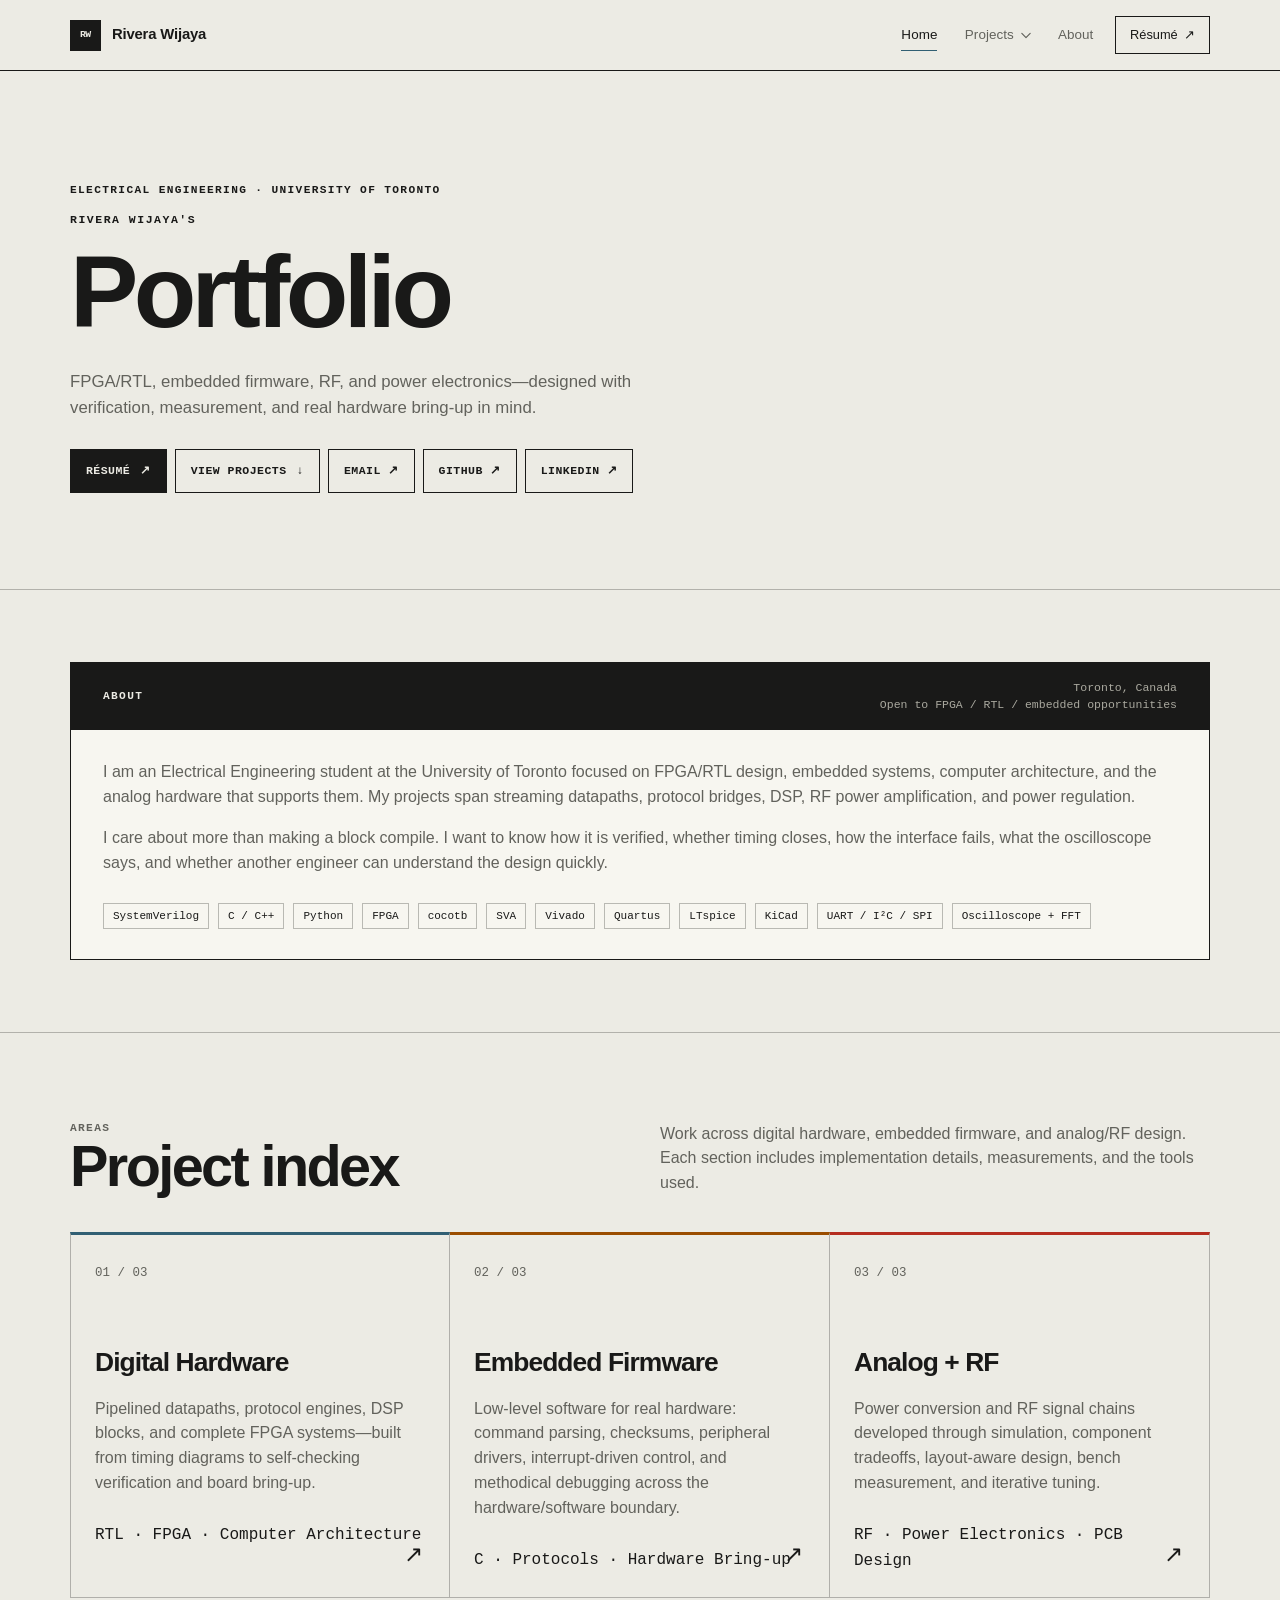
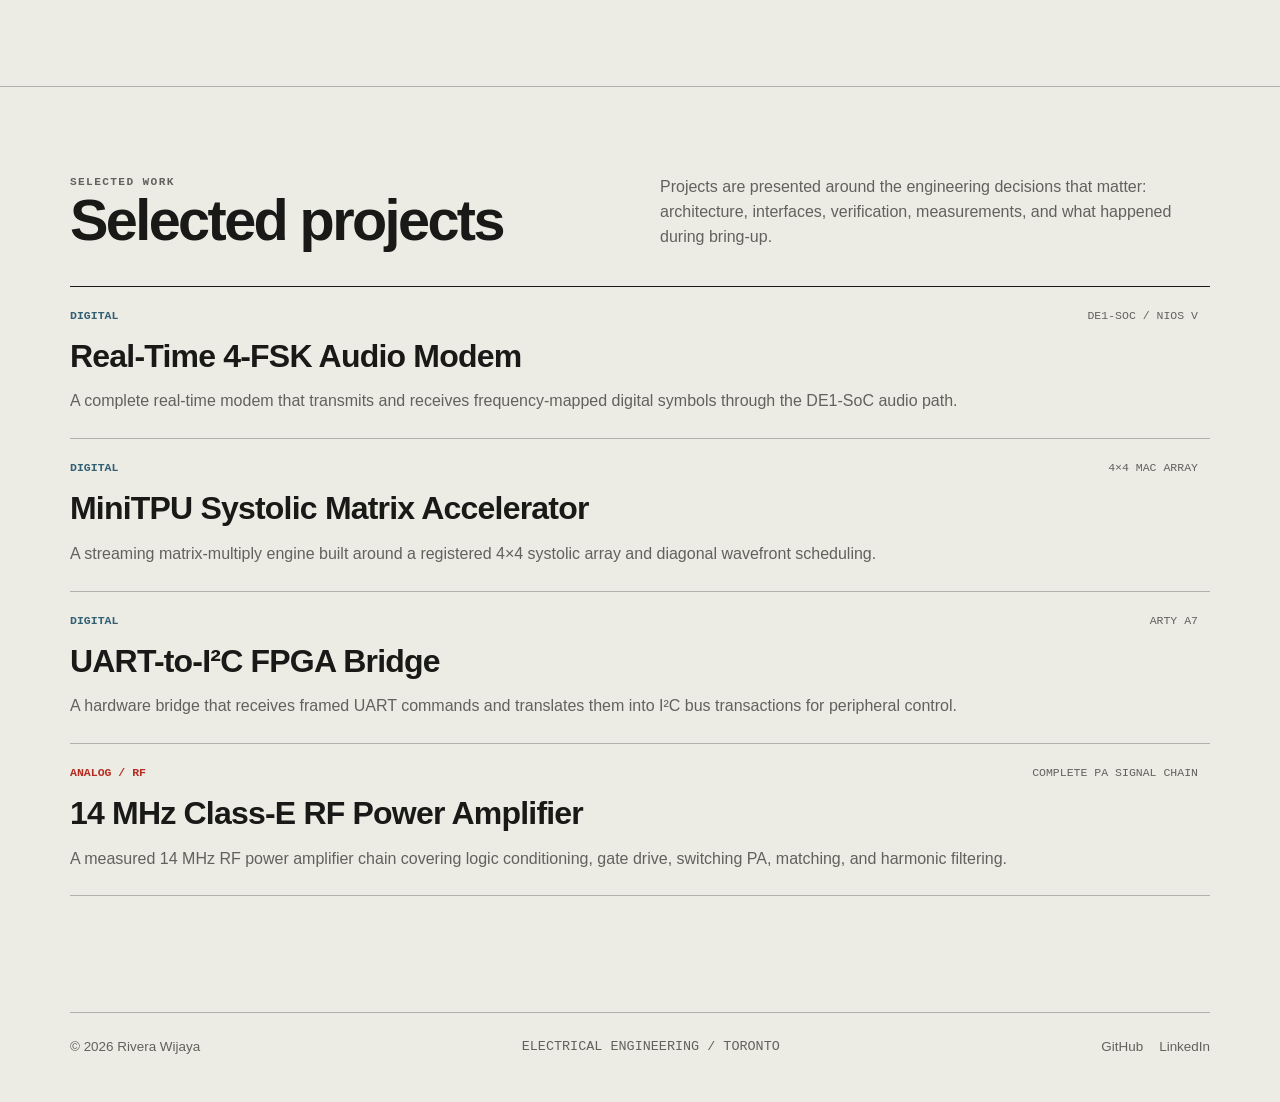
<file: index.html>
<!doctype html>
<html lang="en">
<head>
  <meta charset="utf-8">
  <meta name="viewport" content="width=device-width, initial-scale=1">
  <meta name="theme-color" content="#ecebe4">
  <link rel="icon" href="assets/favicon.svg" type="image/svg+xml">
  <meta name="description" content="Selected FPGA, embedded firmware, RF, analog, and power electronics work by Rivera Wijaya.">
  <title>Rivera Wijaya — Electrical Engineering</title>
  <link rel="stylesheet" href="style.css">
</head>
<body data-page="home">
  <header class="site-header">
    <div class="header-inner">
      <a class="site-brand" href="index.html" aria-label="Rivera Wijaya — Home">
        <span class="site-brand__icon" aria-hidden="true">
          <span data-profile="headerMark">RW</span>
        </span>
        <span class="site-brand__name" data-profile="headerName">Rivera Wijaya</span>
      </a>

      <button
        class="menu-toggle"
        type="button"
        aria-expanded="false"
        aria-controls="primary-navigation"
        aria-label="Open navigation menu"
      >
        <span></span>
        <span></span>
      </button>

      <nav class="primary-navigation" id="primary-navigation" aria-label="Primary navigation">
        <a class="navigation-link" href="index.html" data-nav-page="home">Home</a>

        <div class="navigation-dropdown">
          <button
            class="navigation-link dropdown-toggle"
            type="button"
            aria-expanded="false"
            aria-controls="projects-menu"
          >
            <span>Projects</span>
            <svg viewBox="0 0 12 8" aria-hidden="true">
              <path d="M1 1.5 6 6.5l5-5"></path>
            </svg>
          </button>

          <div class="dropdown-menu" id="projects-menu">
            <a href="digital.html" data-nav-page="digital">
              <span class="dropdown-number">01</span>
              <span>
                <strong>Digital Hardware</strong>
                <small>FPGA, RTL and architecture</small>
              </span>
            </a>

            <a href="firmware.html" data-nav-page="firmware">
              <span class="dropdown-number">02</span>
              <span>
                <strong>Embedded Firmware</strong>
                <small>C, protocols and bring-up</small>
              </span>
            </a>

            <a href="analog.html" data-nav-page="analog">
              <span class="dropdown-number">03</span>
              <span>
                <strong>Analog + RF</strong>
                <small>Power, PCB and RF design</small>
              </span>
            </a>
          </div>
        </div>

        <a class="navigation-link" href="index.html#about">About</a>
        <a class="navigation-resume" data-link="resume" href="assets/resume/resume.pdf">
          Résumé <span aria-hidden="true">↗</span>
        </a>
      </nav>
    </div>
  </header>

  <main>
    <section class="hero">
      <div class="container hero-grid">
        <div>
          <p class="eyebrow" data-profile="eyebrow">Electrical Engineering · University of Toronto</p>
          <h1 class="portfolio-title" aria-label="Rivera Wijaya's Portfolio">
            <span class="portfolio-owner">Rivera Wijaya's</span>
            <span
              class="portfolio-subject"
            >Portfolio</span>
          </h1>
          <p class="hero-copy" data-profile="intro">FPGA/RTL, embedded firmware, RF, and power electronics—designed with verification, measurement, and real hardware bring-up in mind.</p>
          <div class="hero-actions">
            <a class="btn primary" data-link="resume" href="assets/resume/resume.pdf" target="_blank" rel="noreferrer">Résumé <span aria-hidden="true">↗</span></a>
            <a class="btn" href="#work">View projects <span aria-hidden="true">↓</span></a>
            <a class="btn" data-link="email" href="mailto:your.email@example.com">Email ↗</a>
            <a class="btn" data-link="github" href="#" target="_blank" rel="noreferrer">GitHub ↗</a>
            <a class="btn" data-link="linkedin" href="#" target="_blank" rel="noreferrer">LinkedIn ↗</a>
          </div>
        </div>

      </div>
    </section>

    <section class="section about-section" id="about">
      <div class="container">
        <div class="about-panel reveal">
          <div class="about-aside">
            <p class="eyebrow">About</p>
            <div class="about-meta mono"><span data-profile="location">Toronto, Canada</span><br><span data-profile="availability">Open to FPGA / RTL / embedded opportunities</span></div>
          </div>
          <div class="about-content">
            <p>I am an Electrical Engineering student at the University of Toronto focused on FPGA/RTL design, embedded systems, computer architecture, and the analog hardware that supports them. My projects span streaming datapaths, protocol bridges, DSP, RF power amplification, and power regulation.</p>
            <p>I care about more than making a block compile. I want to know how it is verified, whether timing closes, how the interface fails, what the oscilloscope says, and whether another engineer can understand the design quickly.</p>
            <div class="skill-cloud">
              <span class="chip">SystemVerilog</span><span class="chip">C / C++</span><span class="chip">Python</span><span class="chip">FPGA</span><span class="chip">cocotb</span><span class="chip">SVA</span><span class="chip">Vivado</span><span class="chip">Quartus</span><span class="chip">LTspice</span><span class="chip">KiCad</span><span class="chip">UART / I²C / SPI</span><span class="chip">Oscilloscope + FFT</span>
            </div>
          </div>
        </div>
      </div>
    </section>

    <section class="section" id="work">
      <div class="container">
        <div class="section-head reveal">
          <div>
            <p class="eyebrow">Areas</p>
            <h2>Project index</h2>
          </div>
          <p>Work across digital hardware, embedded firmware, and analog/RF design. Each section includes implementation details, measurements, and the tools used.</p>
        </div>
        <div class="path-grid" data-render="paths"></div>
      </div>
    </section>

    <section class="section">
      <div class="container">
        <div class="section-head reveal">
          <div>
            <p class="eyebrow">Selected work</p>
            <h2>Selected projects</h2>
          </div>
          <p>Projects are presented around the engineering decisions that matter: architecture, interfaces, verification, measurements, and what happened during bring-up.</p>
        </div>
        <div class="featured-grid" data-render="featured"></div>
      </div>
    </section>

  </main>

  <footer class="footer">
    <div class="container footer-row">
      <span>© <span data-current-year></span> <span data-profile="name">Rivera Wijaya</span></span>
      <span class="mono">ELECTRICAL ENGINEERING / TORONTO</span>
      <div class="socials"><a data-link="github" href="#">GitHub</a><a data-link="linkedin" href="#">LinkedIn</a></div>
    </div>
  </footer>

  <script src="site-data.js"></script>
  <script src="app.js"></script>
</body>
</html>
</file>
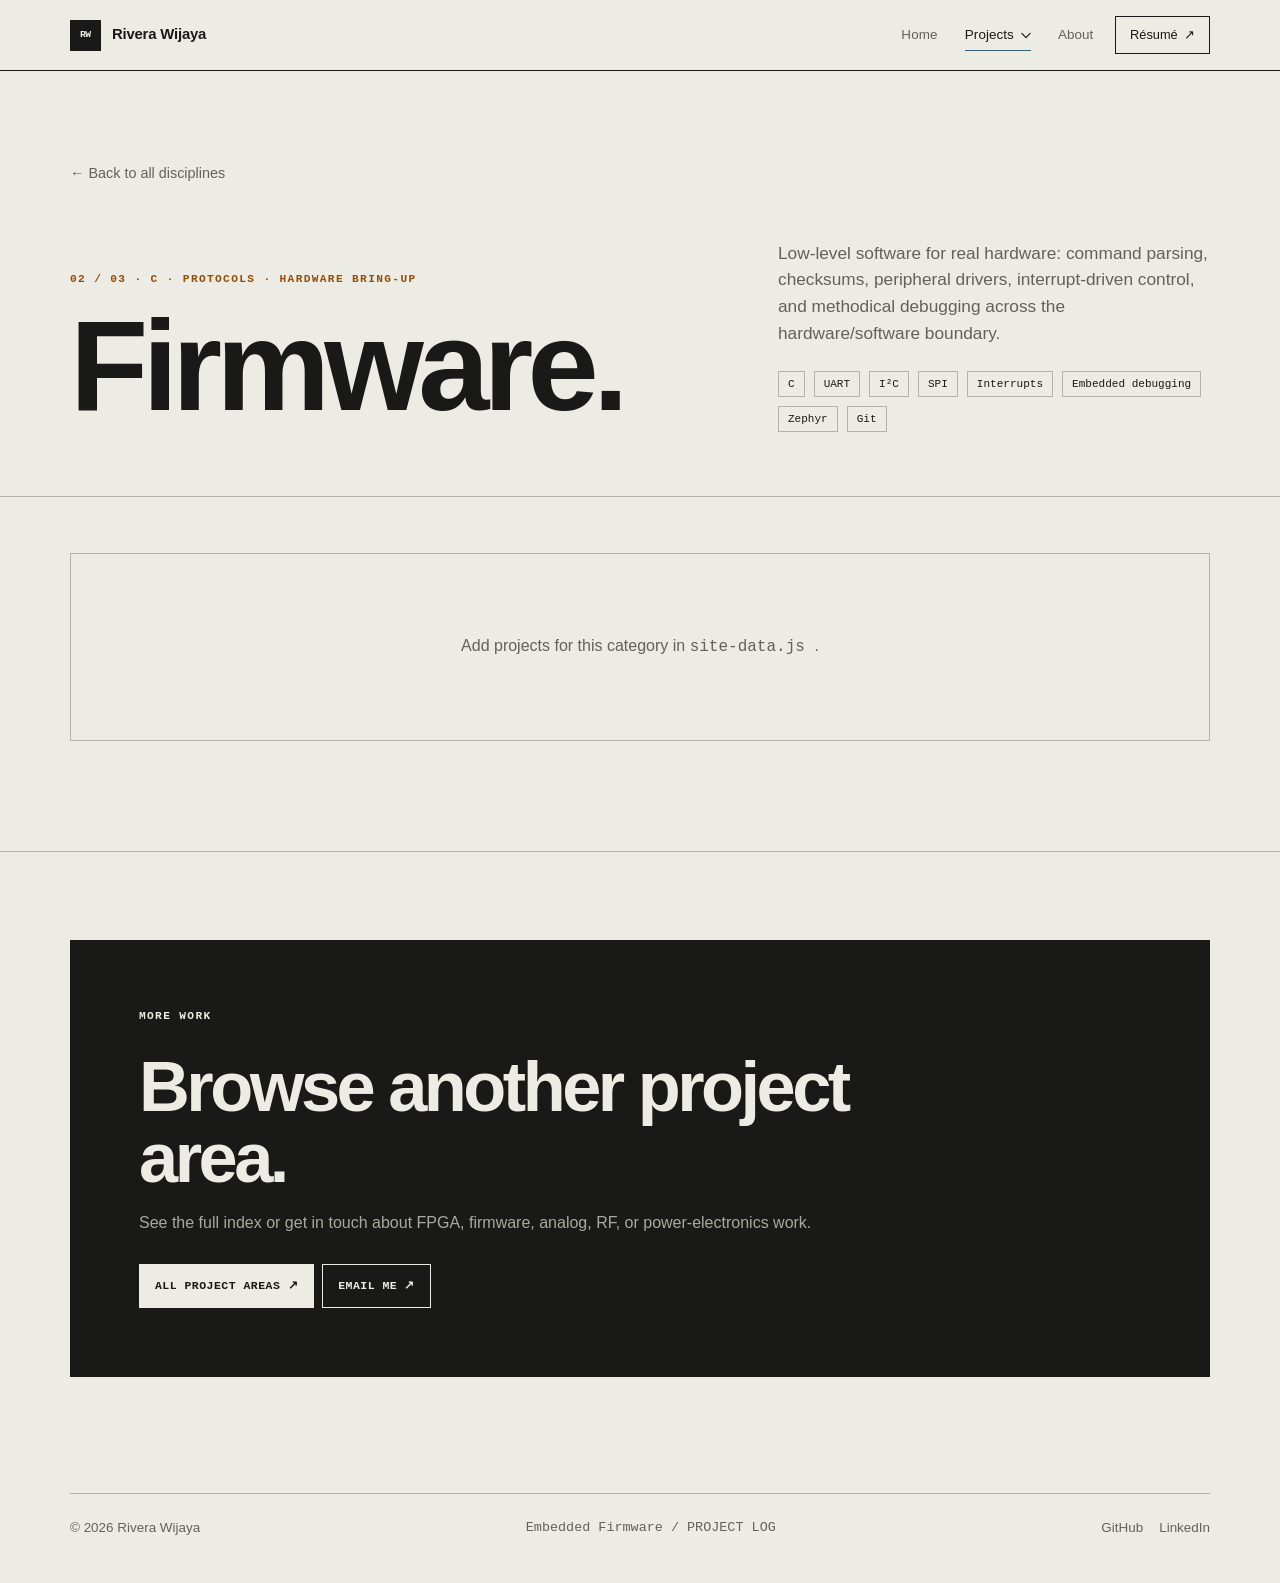
<file: firmware.html>
<!doctype html>
<html lang="en">
<head>
  <meta charset="utf-8">
  <meta name="viewport" content="width=device-width, initial-scale=1">
  <meta name="theme-color" content="#ecebe4">
  <link rel="icon" href="assets/favicon.svg" type="image/svg+xml">
  <meta name="description" content="Engineering project portfolio by Rivera Wijaya.">
  <title>Embedded Firmware Projects — Rivera Wijaya</title>
  <link rel="stylesheet" href="style.css">
</head>
<body data-page="firmware">
  <div class="progress" aria-hidden="true"></div>
  <header class="site-header">
    <div class="header-inner">
      <a class="site-brand" href="index.html" aria-label="Rivera Wijaya — Home">
        <span class="site-brand__icon" aria-hidden="true">
          <span data-profile="headerMark">RW</span>
        </span>
        <span class="site-brand__name" data-profile="headerName">Rivera Wijaya</span>
      </a>

      <button
        class="menu-toggle"
        type="button"
        aria-expanded="false"
        aria-controls="primary-navigation"
        aria-label="Open navigation menu"
      >
        <span></span>
        <span></span>
      </button>

      <nav class="primary-navigation" id="primary-navigation" aria-label="Primary navigation">
        <a class="navigation-link" href="index.html" data-nav-page="home">Home</a>

        <div class="navigation-dropdown">
          <button
            class="navigation-link dropdown-toggle"
            type="button"
            aria-expanded="false"
            aria-controls="projects-menu"
          >
            <span>Projects</span>
            <svg viewBox="0 0 12 8" aria-hidden="true">
              <path d="M1 1.5 6 6.5l5-5"></path>
            </svg>
          </button>

          <div class="dropdown-menu" id="projects-menu">
            <a href="digital.html" data-nav-page="digital">
              <span class="dropdown-number">01</span>
              <span>
                <strong>Digital Hardware</strong>
                <small>FPGA, RTL and architecture</small>
              </span>
            </a>

            <a href="firmware.html" data-nav-page="firmware">
              <span class="dropdown-number">02</span>
              <span>
                <strong>Embedded Firmware</strong>
                <small>C, protocols and bring-up</small>
              </span>
            </a>

            <a href="analog.html" data-nav-page="analog">
              <span class="dropdown-number">03</span>
              <span>
                <strong>Analog + RF</strong>
                <small>Power, PCB and RF design</small>
              </span>
            </a>
          </div>
        </div>

        <a class="navigation-link" href="index.html#about">About</a>
        <a class="navigation-resume" data-link="resume" href="assets/resume/resume.pdf">
          Résumé <span aria-hidden="true">↗</span>
        </a>
      </nav>
    </div>
  </header>

  <main>
    <section class="category-hero">
      <div class="container">
        <a class="category-back" href="index.html#work">← Back to all disciplines</a>
        <div class="category-hero-grid">
          <div>
            <p class="eyebrow"><span data-category="number">01</span> / 03 · <span data-category="kicker">RTL · FPGA</span></p>
            <h1><span data-category="shortLabel">Digital</span><span>.</span></h1>
          </div>
          <div>
            <p class="category-intro" data-category="description">Focused engineering project collection.</p>
            <div class="category-skills" data-render="category-skills"></div>
          </div>
        </div>
      </div>
    </section>

    <section class="project-stack">
      <div class="container" data-render="projects"></div>
    </section>

    <section class="section" id="contact">
      <div class="container">
        <div class="contact-panel reveal">
          <p class="eyebrow">More work</p>
          <h2>Browse another project area.</h2>
          <p>See the full index or get in touch about FPGA, firmware, analog, RF, or power-electronics work.</p>
          <div class="hero-actions" style="justify-content:center">
            <a class="btn primary" href="index.html#work">All project areas ↗</a>
            <a class="btn" data-link="email" href="mailto:your.email@example.com">Email me ↗</a>
          </div>
        </div>
      </div>
    </section>
  </main>

  <footer class="footer">
    <div class="container footer-row">
      <span>© <span data-current-year></span> <span data-profile="name">Rivera Wijaya</span></span>
      <span class="mono"><span data-category="label">Engineering</span> / PROJECT LOG</span>
      <div class="socials"><a data-link="github" href="#">GitHub</a><a data-link="linkedin" href="#">LinkedIn</a></div>
    </div>
  </footer>

  <script src="site-data.js"></script>
  <script src="app.js"></script>
</body>
</html>
</file>
<file: style.css>
/*
  Rivera Wijaya Hardware Portfolio
  GitHub Pages-ready stylesheet.
  Keep this file in the repository root beside index.html.
*/

:root {
  --bg: #071018;
  --bg-soft: #0b1721;
  --panel: rgba(15, 31, 43, 0.78);
  --panel-solid: #0f1f2b;
  --text: #eef5f8;
  --muted: #9db0bb;
  --line: rgba(218, 238, 247, 0.14);
  --cyan: #315f73;
  --amber: #ffca74;
  --coral: #ff8f79;
  --green: #8ce3a5;
  --radius: 0;
  --radius-sm: 0;
  --shadow: 0 30px 80px rgba(0, 0, 0, 0.34);
  --max: 1180px;
}

* { box-sizing: border-box; }
html { scroll-behavior: smooth; }
body {
  margin: 0;
  min-height: 100vh;
  color: var(--text);
  background:
    radial-gradient(circle at 12% 12%, rgba(97, 216, 231, 0.09), transparent 30%),
    radial-gradient(circle at 86% 8%, rgba(255, 143, 121, 0.08), transparent 28%),
    var(--bg);
  font-family: Inter, ui-sans-serif, system-ui, -apple-system, BlinkMacSystemFont, "Segoe UI", sans-serif;
  line-height: 1.65;
}
body::before {
  content: "";
  position: fixed;
  inset: 0;
  pointer-events: none;
  opacity: 0.15;
  background-image:
    linear-gradient(rgba(255,255,255,.04) 1px, transparent 1px),
    linear-gradient(90deg, rgba(255,255,255,.04) 1px, transparent 1px);
  background-size: 42px 42px;
  mask-image: linear-gradient(to bottom, black, transparent 80%);
  z-index: -1;
}

::selection { background: rgba(97, 216, 231, 0.25); color: white; }
a { color: inherit; text-decoration: none; }
img { display: block; max-width: 100%; }
button, input, textarea { font: inherit; }
:focus-visible { outline: 3px solid rgba(97, 216, 231, 0.52); outline-offset: 3px; }

.container { width: min(var(--max), calc(100% - 40px)); margin: 0 auto; }
.mono { font-family: "Cascadia Code", Consolas, "Courier New", monospace; }
.eyebrow {
  margin: 0 0 16px;
  color: var(--cyan);
  font: 500 0.78rem/1.4 "Cascadia Code", Consolas, "Courier New", monospace;
  letter-spacing: 0.14em;
  text-transform: uppercase;
}
.section { padding: 110px 0; }
.section-head {
  display: grid;
  grid-template-columns: 1fr 1fr;
  gap: 40px;
  align-items: end;
  margin-bottom: 48px;
}
.section-head h2,
.category-hero h1,
.hero h1 {
  margin: 0;
  letter-spacing: -0.045em;
  line-height: 1.02;
}
.section-head h2 { font-size: clamp(2.3rem, 5vw, 4.6rem); }
.section-head p { margin: 0; color: var(--muted); max-width: 590px; }

.site-header {
  position: sticky;
  top: 0;
  z-index: 40;
  backdrop-filter: blur(18px);
  background: rgba(7, 16, 24, 0.73);
  border-bottom: 1px solid transparent;
  transition: border-color .25s ease, background .25s ease;
}
.site-header.scrolled { border-color: var(--line); background: rgba(7, 16, 24, 0.92); }
.nav {
  height: 76px;
  display: flex;
  align-items: center;
  justify-content: space-between;
  gap: 24px;
}
.brand { display: inline-flex; align-items: center; gap: 12px; font-weight: 800; letter-spacing: -0.02em; }
.brand-mark {
  width: 38px; height: 38px; border: 1px solid var(--line); border-radius: 0;
  display: grid; place-items: center; font: 500 .76rem "Cascadia Code", Consolas, "Courier New", monospace;
  background: linear-gradient(135deg, rgba(97,216,231,.16), rgba(255,143,121,.09));
}
.nav-links { display: flex; align-items: center; gap: 6px; }
.nav-links a {
  padding: 10px 13px; color: var(--muted); font-size: .91rem; border-radius: 0;
  transition: color .2s, background .2s;
}
.nav-links a:hover, .nav-links a.active { color: var(--text); background: rgba(255,255,255,.05); }
.menu-toggle { display: none; border: 0; color: var(--text); background: transparent; font-size: 1.4rem; }

.hero { padding: 96px 0 76px; min-height: calc(100vh - 76px); display: grid; align-items: center; }
.hero-grid { display: grid; grid-template-columns: 1.14fr .86fr; gap: 64px; align-items: center; }
.hero h1 { font-size: clamp(3.6rem, 8vw, 7.2rem); max-width: 900px; }
.hero h1 .outline { color: transparent; -webkit-text-stroke: 1px rgba(238,245,248,.52); }
.hero-copy { max-width: 710px; color: var(--muted); font-size: clamp(1.02rem, 1.8vw, 1.22rem); margin: 28px 0 0; }
.hero-actions { display: flex; flex-wrap: wrap; gap: 12px; margin-top: 34px; }
.btn {
  display: inline-flex; align-items: center; justify-content: center; gap: 10px;
  min-height: 48px; padding: 0 18px; border-radius: 0; border: 1px solid var(--line);
  color: var(--text); font-weight: 700; background: rgba(255,255,255,.04);
  transition: transform .2s ease, border-color .2s ease, background .2s ease;
}
.btn:hover { transform: translateY(-2px); border-color: rgba(255,255,255,.34); background: rgba(255,255,255,.08); }
.btn.primary { color: #041014; background: var(--cyan); border-color: var(--cyan); }
.btn.primary:hover { background: #8be6f0; }
.btn.small { min-height: 40px; padding: 0 14px; font-size: .86rem; }

.path-grid { display: grid; grid-template-columns: repeat(3, 1fr); gap: 18px; }
.path-card {
  position: relative; min-height: 360px; padding: 28px; border: 1px solid var(--line); border-radius: var(--radius);
  background: linear-gradient(155deg, rgba(18,38,52,.9), rgba(9,22,31,.8)); overflow: hidden; transition: transform .28s ease, border-color .28s ease, box-shadow .28s ease; box-shadow: 0 18px 48px rgba(0,0,0,.16);
}
.path-card:hover { transform: translateY(-7px); border-color: rgba(255,255,255,.27); box-shadow: 0 28px 70px rgba(0,0,0,.28); }
.path-card .number { color: var(--muted); font: .78rem "Cascadia Code", Consolas, "Courier New", monospace; }
.path-card h3 { font-size: 1.8rem; margin: 70px 0 14px; letter-spacing: -.035em; }
.path-card p { color: var(--muted); margin: 0 0 26px; }
.path-card .arrow { position: absolute; right: 26px; bottom: 24px; font-size: 1.45rem; transition: transform .2s; }
.path-card:hover .arrow { transform: translate(4px, -4px); }
.path-card::before {
  content: ""; position: absolute; width: 180px; height: 180px; right: -75px; top: -75px; border-radius: 50%;
  background: var(--card-accent); opacity: .13; filter: blur(32px);
}
.path-card[data-accent="cyan"] { --card-accent: var(--cyan); }
.path-card[data-accent="amber"] { --card-accent: var(--amber); }
.path-card[data-accent="coral"] { --card-accent: var(--coral); }

.featured-grid { display: grid; grid-template-columns: repeat(2, 1fr); gap: 20px; }
.feature-card {
  border: 1px solid var(--line); border-radius: var(--radius); overflow: hidden; background: linear-gradient(155deg, rgba(17,35,48,.92), rgba(9,22,31,.84));
  transition: transform .25s, border-color .25s, box-shadow .25s; box-shadow: 0 18px 48px rgba(0,0,0,.16);
}
.feature-card:hover { transform: translateY(-5px); border-color: rgba(255,255,255,.26); box-shadow: 0 28px 70px rgba(0,0,0,.26); }
.feature-body { padding: 24px; }
.feature-body h3 { margin: 8px 0 10px; font-size: 1.38rem; letter-spacing: -.025em; }
.feature-body p { margin: 0; color: var(--muted); }
.feature-meta { display: flex; justify-content: space-between; gap: 16px; color: var(--muted); font: .72rem "Cascadia Code", Consolas, "Courier New", monospace; text-transform: uppercase; }

.about-panel { display: grid; grid-template-columns: .9fr 1.1fr; gap: 0; border: 1px solid var(--line); border-radius: var(--radius); overflow: hidden; background: var(--panel); }
.about-aside { padding: 42px; min-height: 410px; background: linear-gradient(145deg, rgba(97,216,231,.11), rgba(255,143,121,.07)); display: flex; flex-direction: column; justify-content: space-between; }
.about-content { padding: 42px; }
.about-content p { color: var(--muted); margin-top: 0; }
.skill-cloud { display: flex; flex-wrap: wrap; gap: 9px; margin-top: 28px; }
.chip { padding: 8px 11px; border: 1px solid var(--line); border-radius: 0; color: #cfe0e7; font: .76rem "Cascadia Code", Consolas, "Courier New", monospace; background: rgba(255,255,255,.025); }

.contact-panel {
  padding: 60px; border-radius: var(--radius); border: 1px solid var(--line);
  background: linear-gradient(135deg, rgba(97,216,231,.12), rgba(255,202,116,.07) 54%, rgba(255,143,121,.10));
  text-align: center;
}
.contact-panel h2 { margin: 0 auto 18px; font-size: clamp(2.4rem, 6vw, 5.6rem); line-height: 1; letter-spacing: -.05em; max-width: 900px; }
.contact-panel p { color: var(--muted); max-width: 680px; margin: 0 auto 28px; }
.footer { padding: 28px 0 44px; color: var(--muted); }
.footer-row { border-top: 1px solid var(--line); padding-top: 24px; display: flex; justify-content: space-between; gap: 20px; font-size: .84rem; }
.socials { display: flex; gap: 16px; }
.socials a:hover { color: var(--text); }

/* Category pages */
.progress { position: fixed; left: 0; top: 0; z-index: 80; height: 2px; width: 0; background: var(--page-accent, var(--cyan)); }
body[data-page="digital"] { --page-accent: var(--cyan); }
body[data-page="firmware"] { --page-accent: var(--amber); }
body[data-page="analog"] { --page-accent: var(--coral); }
.category-hero { padding: 100px 0 78px; }
.category-back { display: inline-flex; align-items: center; gap: 8px; color: var(--muted); margin-bottom: 38px; font-size: .9rem; }
.category-back:hover { color: var(--text); }
.category-hero-grid { display: grid; grid-template-columns: 1.2fr .8fr; gap: 60px; align-items: end; }
.category-hero h1 { font-size: clamp(4rem, 9vw, 8rem); }
.category-hero h1 span { color: var(--page-accent); }
.category-intro { color: var(--muted); font-size: 1.08rem; }
.category-skills { display: flex; flex-wrap: wrap; gap: 9px; margin-top: 24px; }

.project-stack { padding: 20px 0 110px; }
.project-showcase {
  display: grid; grid-template-columns: 1.02fr .98fr; gap: 0; min-height: 610px;
  border: 1px solid var(--line); border-radius: var(--radius); overflow: hidden; background: var(--panel);
  margin-bottom: 28px; box-shadow: 0 18px 65px rgba(0,0,0,.18);
}
.project-showcase:nth-child(even) .project-visual { order: 2; }
.project-visual { position: relative; min-height: 520px; background: #0a1720; overflow: hidden; }
.project-visual img { width: 100%; height: 100%; object-fit: cover; transition: transform .7s ease; }
.project-showcase:hover .project-visual img { transform: scale(1.025); }
.project-content { padding: 44px; display: flex; flex-direction: column; }
.project-content .subtitle { color: var(--page-accent); font: .74rem "Cascadia Code", Consolas, "Courier New", monospace; text-transform: uppercase; letter-spacing: .1em; }
.project-content h2 { margin: 12px 0 14px; font-size: clamp(2rem, 4vw, 3.4rem); line-height: 1.04; letter-spacing: -.04em; }
.project-content .summary { color: #d6e3e9; font-size: 1.05rem; margin: 0 0 20px; }
.project-content .description { color: var(--muted); margin: 0; }
.project-tags { display: flex; flex-wrap: wrap; gap: 7px; margin: 22px 0; }
.project-metrics { display: grid; grid-template-columns: repeat(3, 1fr); gap: 9px; margin-top: auto; padding-top: 24px; }
.metric { border-top: 1px solid var(--line); padding-top: 13px; }
.metric small { color: var(--muted); display: block; font: .66rem "Cascadia Code", Consolas, "Courier New", monospace; text-transform: uppercase; }
.metric strong { display: block; margin-top: 4px; font-size: .92rem; }
.details { margin-top: 22px; border-top: 1px solid var(--line); padding-top: 20px; }
.details-toggle { border: 0; padding: 0; color: var(--text); background: transparent; cursor: pointer; font-weight: 700; display: inline-flex; align-items: center; gap: 9px; }
.details-toggle span { color: var(--page-accent); }
.details-list { display: grid; grid-template-rows: 0fr; transition: grid-template-rows .35s ease; }
.details-list > div { overflow: hidden; }
.details-list ul { margin: 16px 0 0; padding-left: 20px; color: var(--muted); }
.details-list li + li { margin-top: 8px; }
.details.open .details-list { grid-template-rows: 1fr; }
.project-links { display: flex; gap: 10px; margin-top: 20px; }


/* Resume-inspired portfolio title with a subtle decrypted-text reveal */
.portfolio-title {
  position: relative;
  display: flex;
  flex-direction: column;
  align-items: flex-start;
  width: min(100%, 920px);
  padding-bottom: 24px;
  font-family: Georgia, "Times New Roman", Times, serif;
  font-weight: 500;
  letter-spacing: -0.045em;
}
.portfolio-title::after {
  content: "";
  position: absolute;
  left: 0;
  right: 0;
  bottom: 0;
  height: 1px;
  background: linear-gradient(90deg, rgba(238,245,248,.9), rgba(238,245,248,.22) 76%, transparent);
  transform-origin: left;
  animation: portfolio-rule-reveal .72s ease .82s both;
}
.portfolio-owner {
  display: block;
  margin-bottom: .12em;
  color: var(--cyan);
  font-size: .48em;
  font-style: italic;
  font-weight: 400;
  letter-spacing: .005em;
}
.portfolio-subject {
  display: block;
  min-height: .92em;
  font-variant-caps: small-caps;
  line-height: .9;
  text-wrap: balance;
}
.portfolio-subject.is-decrypting {
  color: #f5fafc;
  text-shadow: 0 0 18px rgba(97,216,231,.16);
}

@keyframes portfolio-rule-reveal {
  from { opacity: 0; transform: scaleX(0); }
  to { opacity: 1; transform: scaleX(1); }
}

/* Project image / interactive 3D switcher */
.project-visual.has-viewer { isolation: isolate; }
.visual-panel {
  position: absolute;
  inset: 0;
  width: 100%;
  height: 100%;
}
.visual-panel[hidden] { display: none; }
.visual-panel img { width: 100%; height: 100%; object-fit: cover; }
.visual-tabs {
  position: absolute;
  z-index: 6;
  top: 18px;
  right: 18px;
  display: inline-flex;
  gap: 4px;
  padding: 4px;
  border: 1px solid rgba(255,255,255,.18);
  border-radius: 0;
  background: rgba(6,14,20,.78);
  backdrop-filter: blur(14px);
}
.visual-tab {
  min-height: 34px;
  padding: 0 11px;
  border: 0;
  border-radius: 0;
  color: var(--muted);
  background: transparent;
  cursor: pointer;
  font: 600 .68rem/1 "Cascadia Code", Consolas, "Courier New", monospace;
  letter-spacing: .02em;
  transition: color .2s ease, background .2s ease;
}
.visual-tab:hover { color: var(--text); }
.visual-tab.active {
  color: #061116;
  background: var(--page-accent, var(--cyan));
}
.viewer-panel { background: #08141c; }
.pcb-model,
.pcb-iframe {
  display: block;
  width: 100%;
  height: 100%;
  min-height: 520px;
  border: 0;
  background: radial-gradient(circle at 50% 38%, rgba(255,255,255,.08), transparent 54%), #08141c;
}
.viewer-caption {
  position: absolute;
  z-index: 5;
  left: 18px;
  right: 18px;
  bottom: 18px;
  display: flex;
  justify-content: space-between;
  gap: 16px;
  align-items: center;
  padding: 10px 13px;
  border: 1px solid rgba(255,255,255,.16);
  border-radius: 0;
  color: #dce8ed;
  background: rgba(6,14,20,.78);
  backdrop-filter: blur(14px);
  font-size: .76rem;
}
.viewer-caption a { color: var(--page-accent, var(--cyan)); white-space: nowrap; }
.model-fallback {
  margin: 24px;
  padding: 14px;
  border: 1px solid var(--line);
  border-radius: 0;
  color: var(--muted);
  background: rgba(7,16,24,.92);
}

.empty-state { padding: 80px; text-align: center; border: 1px solid var(--line); border-radius: var(--radius); color: var(--muted); }

.reveal { opacity: 0; transform: translateY(20px); transition: opacity .65s ease, transform .65s ease; }
.reveal.visible { opacity: 1; transform: none; }

@media (max-width: 920px) {
  .hero-grid, .category-hero-grid, .section-head, .about-panel, .project-showcase { grid-template-columns: 1fr; }
  .hero { padding-top: 64px; }
  .path-grid { grid-template-columns: 1fr; }
  .path-card { min-height: 280px; }
  .path-card h3 { margin-top: 42px; }
  .featured-grid { grid-template-columns: 1fr; }
  .project-showcase:nth-child(even) .project-visual { order: 0; }
  .project-visual { min-height: 360px; }
  .pcb-model, .pcb-iframe { min-height: 360px; }
}

@media (max-width: 680px) {
  .container { width: min(100% - 24px, var(--max)); }
  .section { padding: 78px 0; }
  .nav-links {
    position: absolute; top: 76px; left: 12px; right: 12px; display: none; flex-direction: column; align-items: stretch;
    padding: 12px; border: 1px solid var(--line); border-radius: 0; background: #0b1721; box-shadow: var(--shadow);
  }
  .nav-links.open { display: flex; }
  .menu-toggle { display: block; }
  .hero h1 { font-size: clamp(3.1rem, 17vw, 5rem); }
  .portfolio-title { padding-bottom: 18px; }
  .portfolio-owner { font-size: .54em; }
  .project-metrics { grid-template-columns: 1fr; }
  .about-aside, .about-content, .project-content { padding: 28px; }
  .contact-panel { padding: 42px 22px; }
  .category-hero { padding-top: 60px; }
  .category-hero h1 { font-size: clamp(3.4rem, 19vw, 6rem); }
  .project-visual { min-height: 330px; }
  .pcb-model, .pcb-iframe { min-height: 330px; }
  .visual-tabs { top: 12px; right: 12px; }
  .visual-tab { padding: 0 9px; font-size: .63rem; }
  .viewer-caption { left: 12px; right: 12px; bottom: 12px; align-items: flex-start; flex-direction: column; gap: 4px; }
  .footer-row { flex-direction: column; }
}

@media (prefers-reduced-motion: reduce) {
  *, *::before, *::after { scroll-behavior: auto !important; animation-duration: .01ms !important; animation-iteration-count: 1 !important; transition-duration: .01ms !important; }
}


/* =========================================================
   PROFESSIONAL RESPONSIVE HEADER
   ========================================================= */
.site-header {
  position: sticky;
  top: 0;
  z-index: 1000;
  width: 100%;
  border-bottom: 1px solid rgba(218, 238, 247, 0.09);
  background: rgba(7, 16, 24, 0.88);
  backdrop-filter: blur(18px);
  -webkit-backdrop-filter: blur(18px);
  transition: background-color 180ms ease, border-color 180ms ease;
}

.site-header.scrolled {
  border-bottom-color: rgba(218, 238, 247, 0.14);
  background: rgba(7, 16, 24, 0.97);
}

.header-inner {
  display: flex;
  align-items: center;
  justify-content: space-between;
  width: min(var(--max), calc(100% - 40px));
  min-height: 70px;
  margin-inline: auto;
}

.site-brand {
  display: inline-flex;
  align-items: center;
  gap: 0.68rem;
  min-width: max-content;
  color: var(--text);
  text-decoration: none;
}

.site-brand__icon {
  display: grid;
  width: 31px;
  height: 31px;
  place-items: center;
  overflow: hidden;
  border: 1px solid rgba(97, 216, 231, 0.25);
  border-radius: 0;
  background: linear-gradient(135deg, rgba(97, 216, 231, 0.16), rgba(255, 143, 121, 0.1));
  color: var(--text);
  font: 650 0.62rem/1 "Cascadia Code", Consolas, "Courier New", monospace;
  letter-spacing: -0.06em;
  transition: transform 170ms ease, border-color 170ms ease;
}

.site-brand__icon span {
  transform: translateX(-0.02em);
}

.site-brand__name {
  font-size: 0.93rem;
  font-weight: 570;
  letter-spacing: -0.012em;
  white-space: nowrap;
}

.site-brand:hover .site-brand__icon {
  border-color: rgba(218, 238, 247, 0.3);
  transform: translateY(-1px);
}

.primary-navigation {
  display: flex;
  align-items: center;
  gap: 0.15rem;
}

.navigation-link,
.dropdown-toggle {
  position: relative;
  display: inline-flex;
  align-items: center;
  gap: 0.42rem;
  min-height: 42px;
  padding: 0 0.78rem;
  border: 0;
  border-radius: 0;
  background: transparent;
  color: rgba(238, 245, 248, 0.66);
  font: inherit;
  font-size: 0.84rem;
  font-weight: 470;
  letter-spacing: 0.005em;
  text-decoration: none;
  cursor: pointer;
  transition: color 150ms ease;
}

.navigation-link::after,
.dropdown-toggle::after {
  content: "";
  position: absolute;
  right: 0.78rem;
  bottom: 5px;
  left: 0.78rem;
  height: 1px;
  background: var(--cyan);
  transform: scaleX(0);
  transform-origin: center;
  transition: transform 150ms ease;
}

.navigation-link:hover,
.dropdown-toggle:hover,
.navigation-link.active,
.dropdown-toggle.active {
  color: var(--text);
}

.navigation-link:hover::after,
.dropdown-toggle:hover::after,
.navigation-link.active::after,
.dropdown-toggle.active::after {
  transform: scaleX(1);
}

.dropdown-toggle svg {
  width: 10px;
  height: 7px;
  fill: none;
  stroke: currentColor;
  stroke-width: 1.4;
  stroke-linecap: round;
  stroke-linejoin: round;
  transition: transform 150ms ease;
}

.navigation-dropdown {
  position: relative;
}

.navigation-dropdown.open .dropdown-toggle svg {
  transform: rotate(180deg);
}

.dropdown-menu {
  position: absolute;
  z-index: 10;
  top: calc(100% + 10px);
  left: 50%;
  width: 310px;
  max-height: calc(100dvh - 90px);
  overflow-y: auto;
  padding: 0.42rem;
  border: 1px solid rgba(218, 238, 247, 0.11);
  border-radius: 0;
  background: rgba(11, 23, 33, 0.99);
  box-shadow: 0 22px 54px rgba(0, 0, 0, 0.36);
  opacity: 0;
  visibility: hidden;
  transform: translate(-50%, -6px);
  transition: opacity 150ms ease, visibility 150ms ease, transform 150ms ease;
}

.navigation-dropdown.open .dropdown-menu,
.navigation-dropdown:focus-within .dropdown-menu {
  opacity: 1;
  visibility: visible;
  transform: translate(-50%, 0);
}

.dropdown-menu a {
  display: grid;
  grid-template-columns: 30px 1fr;
  gap: 0.75rem;
  align-items: start;
  padding: 0.82rem;
  border-radius: 0;
  color: var(--text);
  text-decoration: none;
  transition: background-color 140ms ease;
}

.dropdown-menu a + a {
  border-top: 1px solid rgba(218, 238, 247, 0.07);
}

.dropdown-menu a:hover,
.dropdown-menu a.active {
  background: rgba(238, 245, 248, 0.045);
}

.dropdown-number {
  padding-top: 0.12rem;
  color: var(--cyan);
  font-family: "Cascadia Code", Consolas, "Courier New", monospace;
  font-size: 0.69rem;
  letter-spacing: 0.08em;
}

.dropdown-menu strong {
  display: block;
  margin-bottom: 0.16rem;
  font-size: 0.84rem;
  font-weight: 550;
}

.dropdown-menu small {
  display: block;
  color: rgba(238, 245, 248, 0.5);
  font-size: 0.73rem;
  line-height: 1.4;
}

.navigation-resume {
  display: inline-flex;
  align-items: center;
  gap: 0.42rem;
  min-height: 38px;
  margin-left: 0.45rem;
  padding: 0 0.85rem;
  border: 1px solid rgba(218, 238, 247, 0.16);
  border-radius: 0;
  color: var(--text);
  font-size: 0.8rem;
  font-weight: 500;
  text-decoration: none;
  transition: border-color 150ms ease, background-color 150ms ease;
}

.navigation-resume:hover {
  border-color: rgba(218, 238, 247, 0.31);
  background: rgba(238, 245, 248, 0.04);
}

.menu-toggle {
  display: none;
  width: 42px;
  height: 42px;
  padding: 0;
  border: 0;
  background: transparent;
  cursor: pointer;
}

.menu-toggle span {
  display: block;
  width: 20px;
  height: 1px;
  margin: 6px auto;
  background: var(--text);
  transition: transform 170ms ease;
}

.menu-toggle[aria-expanded="true"] span:first-child {
  transform: translateY(3.5px) rotate(45deg);
}

.menu-toggle[aria-expanded="true"] span:last-child {
  transform: translateY(-3.5px) rotate(-45deg);
}

.site-brand:focus-visible,
.navigation-link:focus-visible,
.dropdown-toggle:focus-visible,
.dropdown-menu a:focus-visible,
.navigation-resume:focus-visible,
.menu-toggle:focus-visible {
  outline: 2px solid var(--cyan);
  outline-offset: 3px;
}

@media (max-width: 820px) {
  .header-inner {
    position: relative;
    width: min(var(--max), calc(100% - 28px));
    min-height: 64px;
  }

  .site-brand__icon {
    width: 28px;
    height: 28px;
  }

  .site-brand__name {
    font-size: 0.88rem;
  }

  .menu-toggle {
    display: block;
  }

  .primary-navigation {
    position: absolute;
    top: calc(100% + 1px);
    right: 0;
    left: 0;
    display: block;
    max-height: 0;
    overflow: hidden;
    padding: 0 1rem;
    border: 1px solid transparent;
    border-top: 0;
    border-radius: 0;
    background: rgba(7, 16, 24, 0.99);
    opacity: 0;
    visibility: hidden;
    transform: translateY(-5px);
    transition: max-height 250ms ease, padding 170ms ease, opacity 170ms ease, visibility 170ms ease, transform 170ms ease;
  }

  .primary-navigation.open {
    max-height: calc(100dvh - 64px);
    overflow-x: hidden;
    overflow-y: auto;
    padding: 0.65rem 1rem 1rem;
    border-color: rgba(218, 238, 247, 0.1);
    opacity: 1;
    visibility: visible;
    transform: translateY(0);
  }

  .navigation-link,
  .dropdown-toggle {
    width: 100%;
    min-height: 47px;
    padding: 0;
    justify-content: space-between;
    border-bottom: 1px solid rgba(218, 238, 247, 0.075);
    color: rgba(238, 245, 248, 0.76);
    font-size: 0.88rem;
  }

  .navigation-link::after,
  .dropdown-toggle::after {
    display: none;
  }

  .navigation-dropdown {
    width: 100%;
  }

  .dropdown-menu {
    position: static;
    width: 100%;
    max-height: 0;
    overflow: hidden;
    padding: 0;
    border: 0;
    border-radius: 0;
    background: transparent;
    box-shadow: none;
    opacity: 1;
    visibility: visible;
    transform: none;
    transition: max-height 220ms ease, padding 170ms ease;
  }

  .navigation-dropdown.open .dropdown-menu {
    max-height: 360px;
    padding: 0.35rem 0 0.55rem;
  }

  .dropdown-menu a {
    grid-template-columns: 28px 1fr;
    padding: 0.74rem 0.4rem 0.74rem 0.72rem;
    border-left: 1px solid rgba(218, 238, 247, 0.13);
    border-radius: 0;
  }

  .dropdown-menu a + a {
    border-top: 0;
  }

  .dropdown-menu a:hover,
  .dropdown-menu a.active {
    border-left-color: var(--cyan);
    background: transparent;
  }

  .navigation-resume {
    width: 100%;
    min-height: 42px;
    margin: 0.9rem 0 0;
    justify-content: space-between;
  }
}

@media (max-width: 420px) {
  .header-inner {
    width: calc(100% - 20px);
  }

  .site-brand {
    gap: 0.55rem;
  }

  .site-brand__name {
    font-size: 0.84rem;
  }
}

@media (prefers-reduced-motion: reduce) {
  .site-header,
  .site-brand__icon,
  .navigation-link::after,
  .dropdown-toggle::after,
  .dropdown-toggle svg,
  .dropdown-menu,
  .primary-navigation,
  .menu-toggle span {
    transition: none;
  }
}

/* =========================================================
   EDITORIAL ENGINEERING NOTEBOOK DIRECTION
   Flat, restrained, and intentionally document-like.
   ========================================================= */
:root {
  --bg: #ecebe4;
  --bg-soft: #e3e1d7;
  --panel: #f7f6f0;
  --panel-solid: #f7f6f0;
  --text: #191918;
  --muted: #62625c;
  --line: rgba(25, 25, 24, 0.28);
  --cyan: #315f73;
  --amber: #9a4d00;
  --coral: #b52d20;
  --green: #176b43;
  --shadow: none;
  --max: 1140px;
}

body {
  background: var(--bg);
  font-family: Arial, Helvetica, sans-serif;
  line-height: 1.55;
}

body::before {
  display: none;
}

::selection {
  background: #f0d84f;
  color: var(--text);
}

:focus-visible {
  outline-color: var(--text);
}

.container {
  width: min(var(--max), calc(100% - 48px));
}

.mono,
.eyebrow,
.path-card .number,
.feature-meta,
.chip,
.project-content .subtitle,
.metric small,
.dropdown-number {
  font-family: "Cascadia Code", Consolas, "Courier New", monospace;
}

.eyebrow {
  margin-bottom: 14px;
  color: var(--page-accent, var(--text));
  font-size: 0.7rem;
  font-weight: 700;
  letter-spacing: 0.12em;
}

.section {
  padding: 88px 0;
  border-top: 1px solid var(--line);
}

.section-head {
  margin-bottom: 36px;
}

.section-head h2 {
  font-size: clamp(2rem, 4.5vw, 3.8rem);
  font-weight: 600;
  letter-spacing: -0.045em;
}

.section-head p,
.hero-copy,
.category-intro,
.feature-body p,
.project-content .description,
.about-content p,
.contact-panel p {
  color: var(--muted);
}

.hero {
  min-height: 0;
  padding: 112px 0 96px;
}

.hero-grid {
  grid-template-columns: minmax(0, 1fr);
}

.hero-grid > *,
.portfolio-title {
  min-width: 0;
  max-width: 100%;
}

.portfolio-title {
  width: 100%;
  padding: 0;
  font-family: Arial, Helvetica, sans-serif;
  font-weight: 600;
  letter-spacing: -0.065em;
}

.portfolio-title::after {
  display: none;
}

.portfolio-owner {
  margin: 0 0 22px;
  color: var(--text);
  font: 700 0.72rem/1.2 "Cascadia Code", Consolas, "Courier New", monospace;
  font-style: normal;
  letter-spacing: 0.13em;
  text-transform: uppercase;
}

.portfolio-subject {
  max-width: 920px;
  min-height: 0;
  font-size: clamp(3.5rem, 8vw, 7.5rem);
  font-variant-caps: normal;
  line-height: 0.86;
  text-wrap: balance;
}

.hero-copy {
  max-width: 620px;
  margin-top: 32px;
  font-size: 1.05rem;
}

.hero-actions {
  gap: 8px;
  margin-top: 28px;
}

.btn {
  min-height: 44px;
  padding: 0 15px;
  border-color: var(--text);
  background: transparent;
  color: var(--text);
  font: 700 0.72rem/1 "Cascadia Code", Consolas, "Courier New", monospace;
  letter-spacing: 0.04em;
  text-transform: uppercase;
  transition: color 140ms ease, background-color 140ms ease;
}

.btn:hover {
  transform: none;
  border-color: var(--text);
  background: var(--text);
  color: var(--bg);
}

.btn.primary {
  border-color: var(--text);
  background: var(--text);
  color: var(--bg);
}

.btn.primary:hover {
  background: var(--cyan);
  border-color: var(--cyan);
  color: white;
}

.path-grid {
  gap: 0;
}

.path-card {
  min-height: 300px;
  padding: 24px;
  border-color: var(--line);
  border-top: 3px solid var(--card-accent);
  background: transparent;
  box-shadow: none;
  transition: background-color 150ms ease;
}

.path-card + .path-card {
  border-left: 0;
}

.path-card::before {
  display: none;
}

.path-card:hover {
  transform: none;
  border-color: var(--line);
  border-top-color: var(--card-accent);
  background: rgba(255, 255, 255, 0.42);
  box-shadow: none;
}

.path-card h3 {
  margin-top: 58px;
  font-size: 1.65rem;
  font-weight: 600;
}

.featured-grid {
  grid-template-columns: 1fr;
  gap: 0;
  border-top: 1px solid var(--text);
}

.feature-card {
  display: block;
  padding: 0;
  border: 0;
  border-bottom: 1px solid var(--line);
  background: transparent;
  box-shadow: none;
  transition: background-color 150ms ease;
}

.feature-card:hover {
  transform: none;
  border-color: var(--line);
  background: rgba(255, 255, 255, 0.38);
  box-shadow: none;
}

.feature-card[data-category="digital"] {
  --feature-accent: var(--cyan);
}

.feature-card[data-category="firmware"] {
  --feature-accent: var(--amber);
}

.feature-card[data-category="analog"] {
  --feature-accent: var(--coral);
}

.project-showcase:hover .project-visual img {
  transform: none;
}

.feature-body {
  padding: 22px 12px 24px 0;
}

.feature-body h3 {
  margin: 10px 0 8px;
  font-size: clamp(1.35rem, 2.5vw, 2rem);
  font-weight: 600;
}

.feature-meta span:first-child {
  color: var(--feature-accent);
  font-weight: 700;
}

.about-panel {
  display: block;
  border-color: var(--text);
  background: var(--panel);
}

.about-section {
  padding: 72px 0;
}

.about-aside {
  min-height: 0;
  padding: 16px 32px;
  flex-direction: row;
  align-items: center;
  gap: 24px;
  background: var(--text);
  color: var(--bg);
}

.about-aside .eyebrow {
  margin: 0;
  color: var(--bg);
}

.about-meta {
  color: #aaa99f;
  font-size: 0.72rem;
  text-align: right;
}

.about-content {
  padding: 30px 32px;
}

.chip {
  padding: 6px 9px;
  border-color: var(--line);
  background: transparent;
  color: var(--text);
  font-size: 0.69rem;
}

.contact-panel {
  padding: clamp(36px, 6vw, 68px);
  border-color: var(--text);
  background: var(--text);
  color: var(--bg);
  text-align: left;
}

.contact-panel .eyebrow,
.contact-panel h2 {
  color: var(--bg);
}

.contact-panel h2 {
  margin-inline: 0;
  max-width: 760px;
  font-size: clamp(2.5rem, 5.5vw, 5rem);
  font-weight: 600;
}

.contact-panel p {
  margin-inline: 0;
  color: #aaa99f;
}

.contact-panel .hero-actions {
  justify-content: flex-start !important;
}

.contact-panel .btn {
  border-color: var(--bg);
  color: var(--bg);
}

.contact-panel .btn:hover,
.contact-panel .btn.primary {
  background: var(--bg);
  color: var(--text);
}

.footer {
  color: var(--muted);
}

.footer-row {
  border-color: var(--line);
}

.site-header,
.site-header.scrolled {
  border-bottom-color: var(--text);
  background: rgba(236, 235, 228, 0.97);
  backdrop-filter: none;
  -webkit-backdrop-filter: none;
}

.site-brand__icon {
  border-color: var(--text);
  background: var(--text);
  color: var(--bg);
}

.site-brand:hover .site-brand__icon {
  border-color: var(--cyan);
  background: var(--cyan);
}

.navigation-link,
.dropdown-toggle {
  color: var(--muted);
}

.navigation-link:hover,
.dropdown-toggle:hover,
.navigation-link.active,
.dropdown-toggle.active {
  color: var(--text);
}

.dropdown-menu {
  border-color: var(--text);
  background: var(--panel-solid);
  box-shadow: 8px 8px 0 rgba(25, 25, 24, 0.16);
}

.dropdown-menu a {
  color: var(--text);
}

.dropdown-menu a:hover,
.dropdown-menu a.active {
  background: var(--bg-soft);
}

.dropdown-menu small {
  color: var(--muted);
}

.navigation-resume {
  border-color: var(--text);
  color: var(--text);
}

.navigation-resume:hover {
  border-color: var(--text);
  background: var(--text);
  color: var(--bg);
}

.menu-toggle span {
  background: var(--text);
}

.category-hero {
  padding: 90px 0 64px;
  border-bottom: 1px solid var(--line);
}

.category-hero h1 {
  font-size: clamp(4rem, 10vw, 8.5rem);
  font-weight: 600;
}

.category-hero h1 span {
  color: var(--text);
}

.project-stack {
  padding-top: 56px;
}

.project-showcase {
  display: block;
  min-height: 0;
  margin-bottom: 36px;
  border-color: var(--line);
  border-top: 3px solid var(--page-accent);
  background: var(--panel);
  box-shadow: none;
}

.project-showcase:nth-child(even) .project-visual {
  order: 0;
}

.project-visual {
  min-height: 0;
  aspect-ratio: 16 / 9;
  border-bottom: 1px solid var(--line);
  background: var(--bg-soft);
}

.project-visual img {
  object-fit: contain;
  filter: grayscale(1) invert(1) contrast(0.94);
  mix-blend-mode: multiply;
  opacity: 1;
}

.project-heading-meta {
  display: flex;
  justify-content: space-between;
  gap: 20px;
  align-items: baseline;
}

.project-count {
  color: var(--muted);
  font: 700 0.68rem/1 "Cascadia Code", Consolas, "Courier New", monospace;
  letter-spacing: 0.08em;
}

.project-content h2 {
  font-weight: 600;
}

.project-content .summary {
  color: var(--text);
}

.details-toggle {
  color: var(--text);
}

.viewer-caption,
.model-fallback,
.visual-tabs {
  border-color: #ecebe4;
  background: #191918;
  color: #ecebe4;
  backdrop-filter: none;
}

.reveal,
.reveal.visible {
  opacity: 1;
  transform: none;
  transition: none;
}

@media (max-width: 920px) {
  .hero-grid {
    grid-template-columns: 1fr;
  }

  .path-card + .path-card {
    border-left: 1px solid var(--line);
    border-top-color: var(--card-accent);
  }
}

@media (max-width: 820px) {
  .primary-navigation,
  .primary-navigation.open {
    background: var(--panel-solid);
  }

  .primary-navigation.open {
    border-color: var(--text);
  }

  .navigation-link,
  .dropdown-toggle {
    border-bottom-color: var(--line);
  }

  .navigation-dropdown .dropdown-menu {
    border: 0;
    background: transparent;
    box-shadow: none;
  }

  .navigation-dropdown.open .dropdown-menu,
  .navigation-dropdown:focus-within .dropdown-menu {
    transform: none;
  }
}

@media (max-width: 680px) {
  .container {
    width: calc(100% - 28px);
  }

  .hero {
    padding: 72px 0 64px;
  }

  .section {
    padding: 64px 0;
  }

  .portfolio-subject {
    font-size: clamp(3.1rem, 14vw, 4.3rem);
  }

  .feature-card {
    padding: 18px 0 22px;
  }

  .feature-body {
    padding-right: 0;
  }

  .about-aside {
    align-items: flex-start;
    flex-direction: column;
    gap: 10px;
    padding: 18px 28px;
  }

  .about-meta {
    text-align: left;
  }

  .contact-panel {
    padding: 34px 24px;
  }
}
</file>
